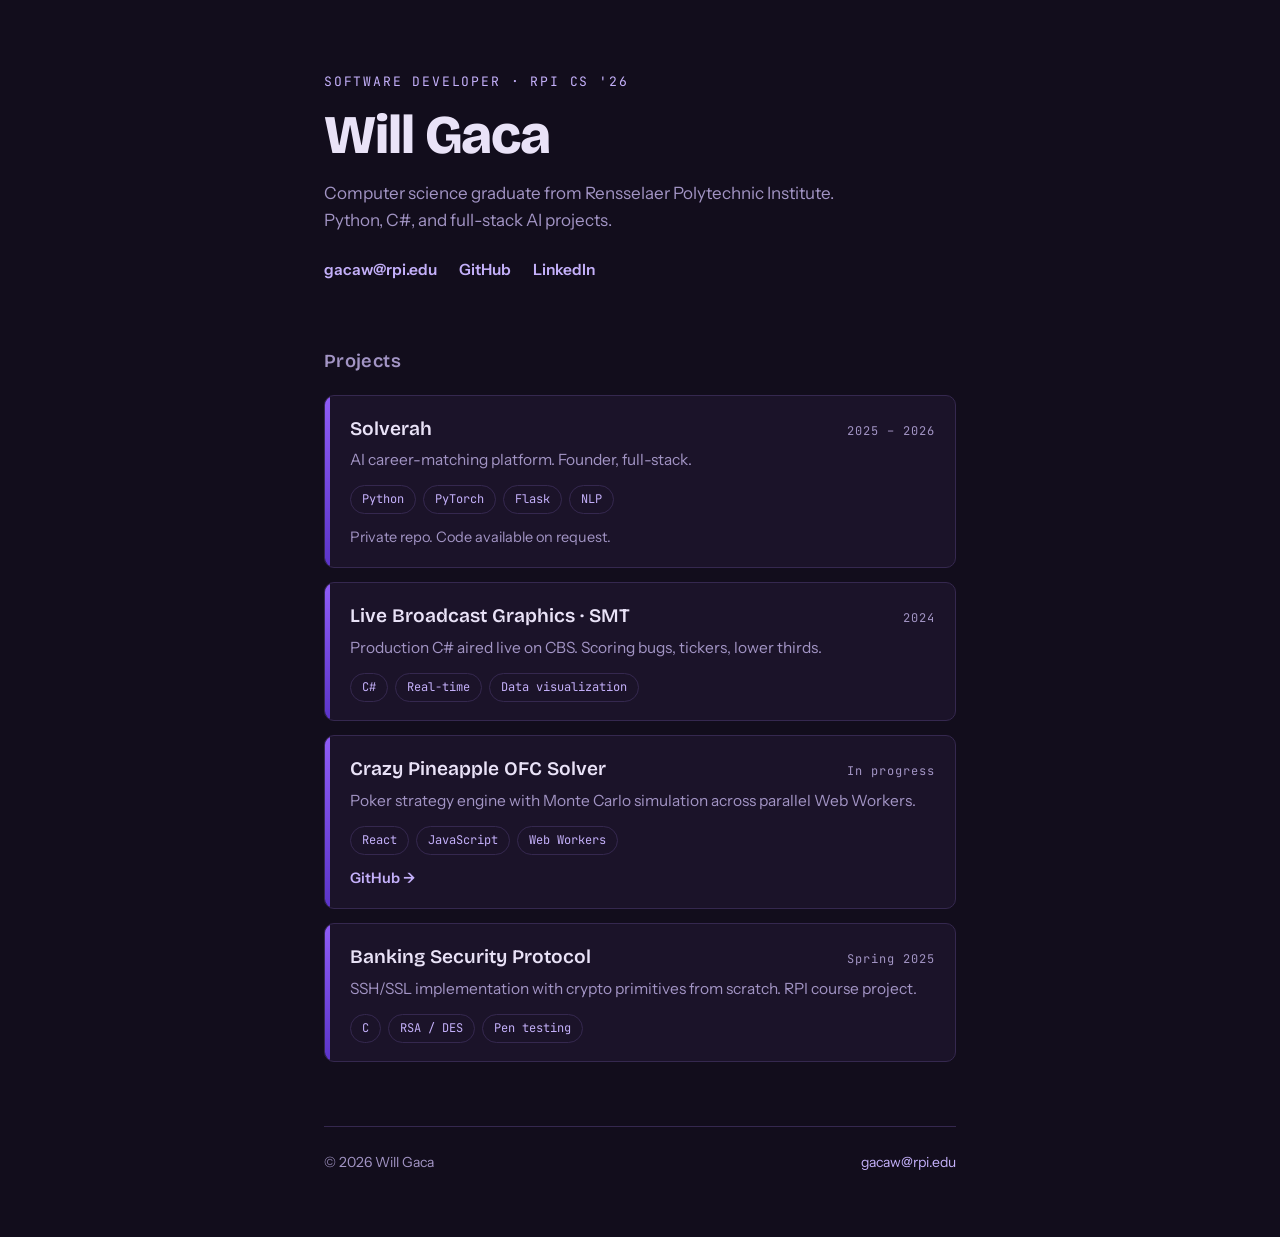
<file: index.html.html>
<!DOCTYPE html>
<html lang="en">
<head>
<meta charset="UTF-8">
<meta name="viewport" content="width=device-width, initial-scale=1.0">
<title>Will Gaca | Software Developer</title>
<link rel="preconnect" href="https://fonts.googleapis.com">
<link rel="preconnect" href="https://fonts.gstatic.com" crossorigin>
<link href="https://fonts.googleapis.com/css2?family=Bricolage+Grotesque:opsz,wght@12..96,600;12..96,800&family=Instrument+Sans:wght@400;500;600&family=JetBrains+Mono:wght@400;500&display=swap" rel="stylesheet">
<style>
  :root {
    --ink: #120d1c;
    --panel: #1b1329;
    --line: #35284f;
    --text: #e9e2f7;
    --muted: #a294c4;
    --violet: #8f5cf7;
    --violet-soft: #c4b0fa;
  }

  * { margin: 0; padding: 0; box-sizing: border-box; }

  body {
    background: var(--ink);
    color: var(--text);
    font-family: 'Instrument Sans', system-ui, sans-serif;
    font-size: 17px;
    line-height: 1.6;
    -webkit-font-smoothing: antialiased;
  }

  ::selection { background: var(--violet); color: #fff; }

  a { color: var(--violet-soft); text-decoration: none; }
  a:hover { text-decoration: underline; }
  a:focus-visible { outline: 2px solid var(--violet-soft); outline-offset: 3px; border-radius: 4px; }

  .wrap { max-width: 680px; margin: 0 auto; padding: 72px 24px 64px; }

  /* ---------- Header ---------- */
  .eyebrow {
    font-family: 'JetBrains Mono', monospace;
    font-size: 13px; letter-spacing: .14em; text-transform: uppercase;
    color: var(--violet-soft); margin-bottom: 14px;
  }
  h1 {
    font-family: 'Bricolage Grotesque', sans-serif;
    font-weight: 800;
    font-size: clamp(2.4rem, 7vw, 3.4rem);
    letter-spacing: -0.02em;
    line-height: 1.05;
  }
  .intro { color: var(--muted); margin-top: 16px; max-width: 50ch; }
  .header-links { margin-top: 24px; display: flex; gap: 22px; flex-wrap: wrap; font-weight: 600; font-size: 15.5px; }

  /* ---------- Projects ---------- */
  h2 {
    font-family: 'Bricolage Grotesque', sans-serif;
    font-weight: 600; font-size: 1.15rem;
    margin: 64px 0 18px;
    color: var(--muted);
    letter-spacing: .02em;
  }

  .project {
    background: var(--panel);
    border: 1px solid var(--line);
    border-radius: 10px;
    display: flex;
    overflow: hidden;
    margin-bottom: 14px;
  }
  .bar { width: 5px; background: linear-gradient(180deg, var(--violet), #5b34c9); flex-shrink: 0; }
  .project .inner { padding: 18px 20px; flex: 1; min-width: 0; }
  .project h3 {
    font-family: 'Bricolage Grotesque', sans-serif;
    font-weight: 600; font-size: 1.2rem;
    display: flex; align-items: baseline; justify-content: space-between; gap: 14px; flex-wrap: wrap;
  }
  .project h3 .when {
    font-family: 'JetBrains Mono', monospace;
    font-size: 12px; letter-spacing: .08em; color: var(--muted); font-weight: 400;
  }
  .project .line { color: var(--muted); font-size: 15.5px; margin-top: 4px; }
  .tags { display: flex; flex-wrap: wrap; gap: 7px; margin-top: 12px; }
  .tags span {
    font-family: 'JetBrains Mono', monospace; font-size: 12px;
    padding: 4px 11px; border-radius: 999px;
    border: 1px solid var(--line); color: var(--violet-soft);
  }
  .plink { margin-top: 12px; font-size: 14.5px; font-weight: 600; }
  .plink .note { color: var(--muted); font-weight: 400; }

  /* ---------- Footer ---------- */
  footer {
    margin-top: 64px; padding-top: 24px;
    border-top: 1px solid var(--line);
    color: var(--muted); font-size: 14px;
    display: flex; justify-content: space-between; gap: 12px; flex-wrap: wrap;
  }
</style>
</head>
<body>

<div class="wrap">
  <header>
    <div class="eyebrow">Software Developer · RPI CS '26</div>
    <h1>Will Gaca</h1>
    <p class="intro">Computer science graduate from Rensselaer Polytechnic Institute. Python, C#, and full-stack AI projects.</p>
    <div class="header-links">
      <a href="mailto:gacaw@rpi.edu">gacaw@rpi.edu</a>
      <a href="https://github.com/gacaw" target="_blank" rel="noopener">GitHub</a>
      <a href="https://www.linkedin.com/in/will-gaca-8ab82824a/" target="_blank" rel="noopener">LinkedIn</a>
    </div>
  </header>

  <h2>Projects</h2>

  <article class="project">
    <div class="bar"></div>
    <div class="inner">
      <h3>Solverah <span class="when">2025 – 2026</span></h3>
      <p class="line">AI career-matching platform. Founder, full-stack.</p>
      <div class="tags">
        <span>Python</span><span>PyTorch</span><span>Flask</span><span>NLP</span>
      </div>
      <p class="plink"><span class="note">Private repo. Code available on request.</span></p>
    </div>
  </article>

  <article class="project">
    <div class="bar"></div>
    <div class="inner">
      <h3>Live Broadcast Graphics · SMT <span class="when">2024</span></h3>
      <p class="line">Production C# aired live on CBS. Scoring bugs, tickers, lower thirds.</p>
      <div class="tags">
        <span>C#</span><span>Real-time</span><span>Data visualization</span>
      </div>
    </div>
  </article>

  <article class="project">
    <div class="bar"></div>
    <div class="inner">
      <h3>Crazy Pineapple OFC Solver <span class="when">In progress</span></h3>
      <p class="line">Poker strategy engine with Monte Carlo simulation across parallel Web Workers.</p>
      <div class="tags">
        <span>React</span><span>JavaScript</span><span>Web Workers</span>
      </div>
      <p class="plink"><a href="https://github.com/gacaw" target="_blank" rel="noopener">GitHub →</a></p>
    </div>
  </article>

  <article class="project">
    <div class="bar"></div>
    <div class="inner">
      <h3>Banking Security Protocol <span class="when">Spring 2025</span></h3>
      <p class="line">SSH/SSL implementation with crypto primitives from scratch. RPI course project.</p>
      <div class="tags">
        <span>C</span><span>RSA / DES</span><span>Pen testing</span>
      </div>
    </div>
  </article>

  <footer>
    <div>© 2026 Will Gaca</div>
    <div><a href="mailto:gacaw@rpi.edu">gacaw@rpi.edu</a></div>
  </footer>
</div>

</body>
</html>
</file>
